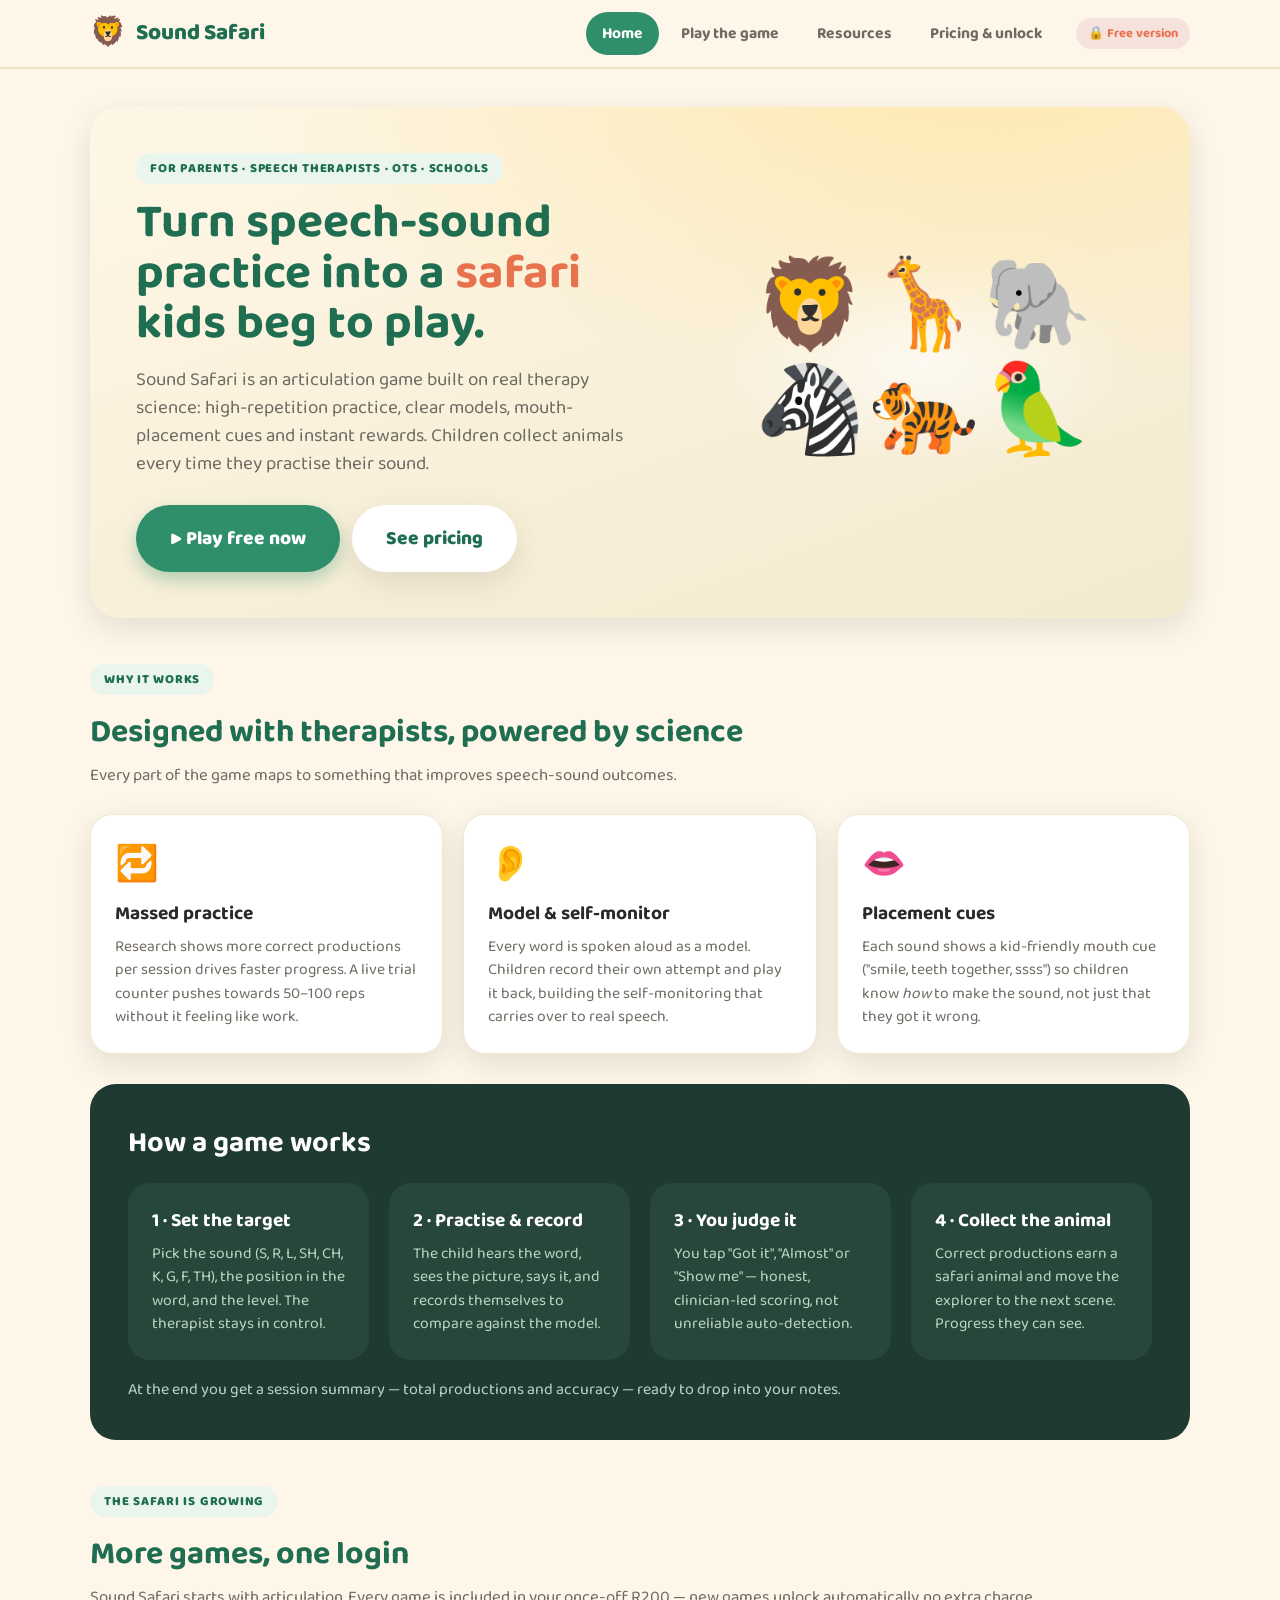
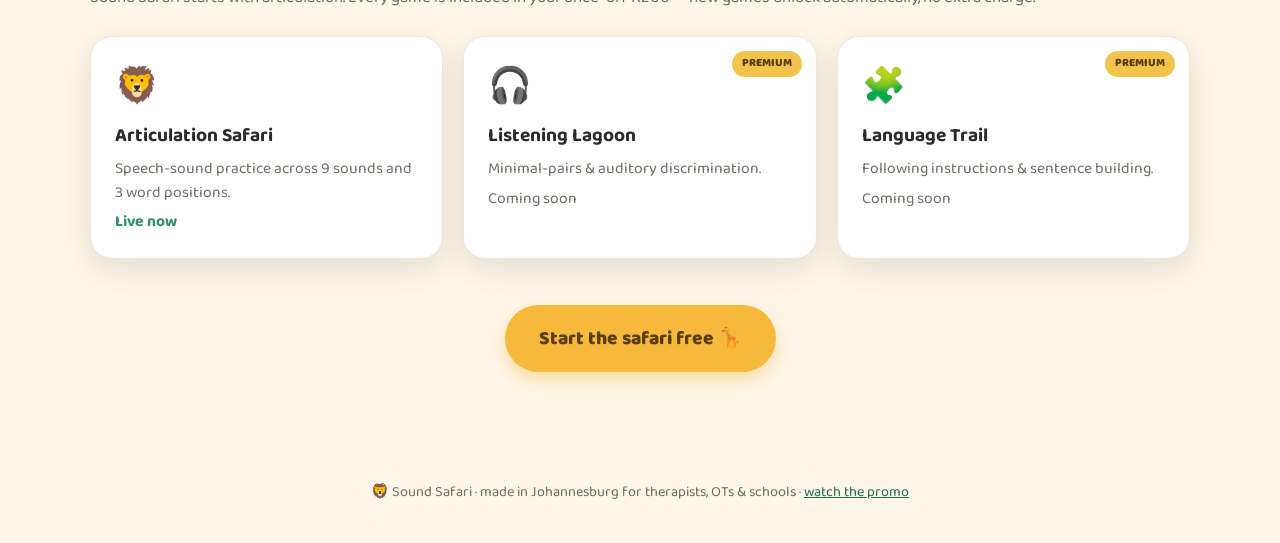
<file: index.html>
<!DOCTYPE html>
<html lang="en">
<head>
<meta charset="UTF-8" />
<meta name="viewport" content="width=device-width, initial-scale=1.0" />
<title>Sound Safari - speech-sound games for therapy &amp; classrooms</title>
<meta name="description" content="Evidence-based articulation games for parents, speech therapists, OTs and schools supporting children with learning disabilities. Play free, unlock the full safari for a once-off R200." />
<link rel="preconnect" href="https://fonts.googleapis.com" />
<link href="https://fonts.googleapis.com/css2?family=Baloo+2:wght@500;700;800&display=swap" rel="stylesheet" />
<link rel="stylesheet" href="styles.css" />
<link rel="icon" href="data:image/svg+xml,<svg xmlns='http://www.w3.org/2000/svg' viewBox='0 0 100 100'><text y='.9em' font-size='90'>🦁</text></svg>" />
</head>
<body>

<!-- ============ NAV ============ -->
<header class="nav" id="nav">
  <div class="wrap">
    <div class="brand"><span class="logo">🦁</span> Sound Safari</div>
    <button class="menu-toggle" onclick="document.getElementById('nav').classList.toggle('open')">☰ Menu</button>
    <nav>
      <button data-go="home" class="active">Home</button>
      <button data-go="game">Play the game</button>
      <button data-go="resources">Resources</button>
      <button data-go="pricing">Pricing &amp; unlock</button>
    </nav>
    <span class="lock-state locked" id="lockState">🔒 Free version</span>
  </div>
</header>

<!-- ============ HOME ============ -->
<section class="screen active" id="screen-home">
  <div class="wrap">
    <div class="hero">
      <div>
        <span class="eyebrow">For parents · speech therapists · OTs · schools</span>
        <h1>Turn speech-sound practice into a <span class="swing">safari</span> kids beg to play.</h1>
        <p class="lede">Sound Safari is an articulation game built on real therapy science: high-repetition practice, clear models, mouth-placement cues and instant rewards. Children collect animals every time they practise their sound.</p>
        <div class="cta-row">
          <button class="btn big" data-go="game">▶ Play free now</button>
          <button class="btn secondary big" data-go="pricing">See pricing</button>
        </div>
      </div>
      <div class="hero-art">
        <div class="row"><span class="float">🦁</span><span class="float">🦒</span><span class="float">🐘</span></div>
        <div class="row"><span class="float">🦓</span><span class="float">🐅</span><span class="float">🦜</span></div>
      </div>
    </div>

    <!-- value cards -->
    <div style="margin-top:46px">
      <span class="eyebrow">Why it works</span>
      <h2 class="section-title">Designed with therapists, powered by science</h2>
      <p class="section-sub">Every part of the game maps to something that improves speech-sound outcomes.</p>
      <div class="grid cards-3">
        <div class="card"><div class="ico">🔁</div><h3>Massed practice</h3><p>Research shows more correct productions per session drives faster progress. A live trial counter pushes towards 50–100 reps without it feeling like work.</p></div>
        <div class="card"><div class="ico">👂</div><h3>Model &amp; self-monitor</h3><p>Every word is spoken aloud as a model. Children record their own attempt and play it back, building the self-monitoring that carries over to real speech.</p></div>
        <div class="card"><div class="ico">👄</div><h3>Placement cues</h3><p>Each sound shows a kid-friendly mouth cue ("smile, teeth together, ssss") so children know <em>how</em> to make the sound, not just that they got it wrong.</p></div>
      </div>
    </div>

    <!-- game explainer -->
    <div class="science">
      <h2>How a game works</h2>
      <div class="grid">
        <div class="card"><h3>1 · Set the target</h3><p>Pick the sound (S, R, L, SH, CH, K, G, F, TH), the position in the word, and the level. The therapist stays in control.</p></div>
        <div class="card"><h3>2 · Practise &amp; record</h3><p>The child hears the word, sees the picture, says it, and records themselves to compare against the model.</p></div>
        <div class="card"><h3>3 · You judge it</h3><p>You tap "Got it", "Almost" or "Show me" — honest, clinician-led scoring, not unreliable auto-detection.</p></div>
        <div class="card"><h3>4 · Collect the animal</h3><p>Correct productions earn a safari animal and move the explorer to the next scene. Progress they can see.</p></div>
      </div>
      <p style="margin-top:18px;color:#bcd6c9">At the end you get a session summary — total productions and accuracy — ready to drop into your notes.</p>
    </div>

    <!-- games grid (roadmap) -->
    <div style="margin-top:46px">
      <span class="eyebrow">The safari is growing</span>
      <h2 class="section-title">More games, one login</h2>
      <p class="section-sub">Sound Safari starts with articulation. Every game is included in your once-off R200 — new games unlock automatically, no extra charge.</p>
      <div class="grid cards-3">
        <div class="card"><div class="ico">🦁</div><h3>Articulation Safari</h3><p>Speech-sound practice across 9 sounds and 3 word positions.</p><p style="margin-top:6px;color:var(--leaf)"><b>Live now</b></p></div>
        <div class="card pill-prem"><span class="prem-tag">PREMIUM</span><div class="ico">🎧</div><h3>Listening Lagoon</h3><p>Minimal-pairs &amp; auditory discrimination.</p><p style="margin-top:6px;color:var(--muted)">Coming soon</p></div>
        <div class="card pill-prem"><span class="prem-tag">PREMIUM</span><div class="ico">🧩</div><h3>Language Trail</h3><p>Following instructions &amp; sentence building.</p><p style="margin-top:6px;color:var(--muted)">Coming soon</p></div>
      </div>
    </div>

    <div style="text-align:center;margin-top:46px">
      <button class="btn big sun" data-go="game">Start the safari free 🦒</button>
    </div>
  </div>
</section>

<!-- ============ GAME ============ -->
<section class="screen" id="screen-game">
  <div class="wrap game-shell">
    <span class="eyebrow">Articulation Safari</span>
    <h2 class="section-title">Set up the round</h2>
    <p class="section-sub">Choose a target, then press start. Free version: S sound, word level. Unlock the rest on the pricing page.</p>

    <div class="card setup" id="setup">
      <div class="row">
        <label>1 · Which sound?</label>
        <div class="chip-row" id="soundChips"></div>
      </div>
      <div class="row">
        <label>2 · Where in the word?</label>
        <div class="chip-row" id="posChips"></div>
      </div>
      <div class="row">
        <label>3 · Level</label>
        <div class="chip-row" id="levelChips"></div>
      </div>
      <div class="row">
        <label>4 · How many words this round?</label>
        <div class="stepper">
          <button id="goalMinus">−</button><b id="goalVal">10</b><button id="goalPlus">+</button>
        </div>
        <span style="color:var(--muted);margin-left:10px">More reps = faster progress.</span>
      </div>
      <button class="btn big clay" id="startBtn">▶ Start safari</button>
    </div>

    <!-- play board (hidden until start) -->
    <div class="board" id="board" style="display:none">
      <div class="scene-label" id="sceneLabel">🌾 Savanna</div>
      <div class="trial-count" id="trialCount">0 / 10</div>

      <div class="word-card">
        <div class="word-emoji" id="wordEmoji">☀️</div>
        <div class="word-carrier" id="wordCarrier" style="display:none"></div>
        <div class="word-text" id="wordText">sun</div>
      </div>
      <div class="placement-tip" id="tip">👄 …</div>

      <div class="controls">
        <button class="round-btn" id="hearBtn"><span class="g">🔊</span>Hear it</button>
        <button class="round-btn rec" id="recBtn"><span class="g">🎤</span>Record me</button>
        <button class="round-btn" id="playBtn" disabled><span class="g">▶️</span>Play back</button>
      </div>

      <div class="judge">
        <button class="yes" id="judgeYes">⭐ Got it!</button>
        <button class="almost" id="judgeAlmost">↻ Almost</button>
        <button class="help" id="judgeHelp">↪ Skip</button>
      </div>

      <div class="progress-bar"><i id="progFill"></i></div>
      <div class="sticker-shelf" id="shelf"></div>
    </div>
  </div>
</section>

<!-- ============ RESOURCES ============ -->
<section class="screen" id="screen-resources">
  <div class="wrap">
    <span class="eyebrow">For grown-ups</span>
    <h2 class="section-title">Resources &amp; downloads</h2>
    <p class="section-sub">Printables and guides to use alongside the game, in the clinic, classroom or at home. Premium members get the full pack.</p>
    <div class="res-list" id="resList"></div>
  </div>
</section>

<!-- ============ PRICING ============ -->
<section class="screen" id="screen-pricing">
  <div class="wrap">
    <span class="eyebrow">Simple pricing</span>
    <h2 class="section-title">Free to try. Pay R200 once for the whole safari, forever.</h2>
    <p class="section-sub">One payment for parents, therapists, OTs and schools. No monthly fees, no renewals — every future game included.</p>

    <div class="grid price-grid">
      <div class="plan">
        <h3>Free</h3>
        <div class="price">R0</div>
        <ul>
          <li>S sound, word level</li>
          <li>Massed-practice counter</li>
          <li>Record &amp; play back</li>
          <li class="no">Other 8 sounds</li>
          <li class="no">Phrase &amp; sentence levels</li>
          <li class="no">Resource pack &amp; data summary</li>
        </ul>
        <button class="btn secondary" data-go="game">Keep playing free</button>
      </div>
      <div class="plan pro">
        <h3>Full Safari</h3>
        <div class="price">R200 <small>once-off</small></div>
        <ul>
          <li>Lifetime access — pay once</li>
          <li>All 9 speech sounds</li>
          <li>All 3 word positions</li>
          <li>Phrase &amp; sentence levels</li>
          <li>Every new game as it launches</li>
          <li>Full printable resource pack &amp; data summaries</li>
        </ul>
        <a class="btn sun" id="payBtn" href="#" target="_blank" rel="noopener">💬 Contact us to pay R200</a>
      </div>
    </div>

    <!-- how unlock works -->
    <div class="steps">
      <div class="step"><div class="n">1</div><p>Tap <b>Contact us to pay</b> — it opens a WhatsApp to us.</p></div>
      <div class="step"><div class="n">2</div><p>We arrange your once-off R200 payment (EFT or however suits you).</p></div>
      <div class="step"><div class="n">3</div><p>We send you a personal <b>unlock code</b>.</p></div>
      <div class="step"><div class="n">4</div><p>Paste it below — the full safari unlocks for good on that device.</p></div>
    </div>

    <div class="unlock-box">
      <h3>🔑 Got a code?</h3>
      <p>Enter your unlock code to open every sound, level and resource.</p>
      <div class="inp-row">
        <input id="codeInput" placeholder="SAFARI-XXXX" maxlength="14" />
        <button class="btn clay" id="unlockBtn">Unlock</button>
      </div>
      <div class="unlock-msg" id="unlockMsg"></div>
    </div>
  </div>
</section>

<!-- summary modal -->
<div class="modal-back" id="modalBack">
  <div class="modal">
    <div style="font-size:3rem">🏆</div>
    <h2>Safari complete!</h2>
    <p style="color:var(--muted)" id="modalSub">Great practising today.</p>
    <div class="stat-row">
      <div class="stat"><b id="statTotal">0</b><span>productions</span></div>
      <div class="stat"><b id="statHit">0</b><span>got it</span></div>
      <div class="stat"><b id="statAcc">0%</b><span>accuracy</span></div>
    </div>
    <div style="display:flex;gap:10px;justify-content:center">
      <button class="btn" id="againBtn">Play again</button>
      <button class="btn secondary" id="closeModal">Close</button>
    </div>
    <p id="dataNote" style="margin-top:14px;font-size:.85rem;color:var(--muted)"></p>
  </div>
</div>

<footer>
  <div class="wrap">
    🦁 Sound Safari · made in Johannesburg for therapists, OTs &amp; schools ·
    <a href="promo.html" target="_blank">watch the promo</a>
  </div>
</footer>

<script src="data.js"></script>
<script src="codes.js"></script>
<script src="app.js"></script>
</body>
</html>
</file>
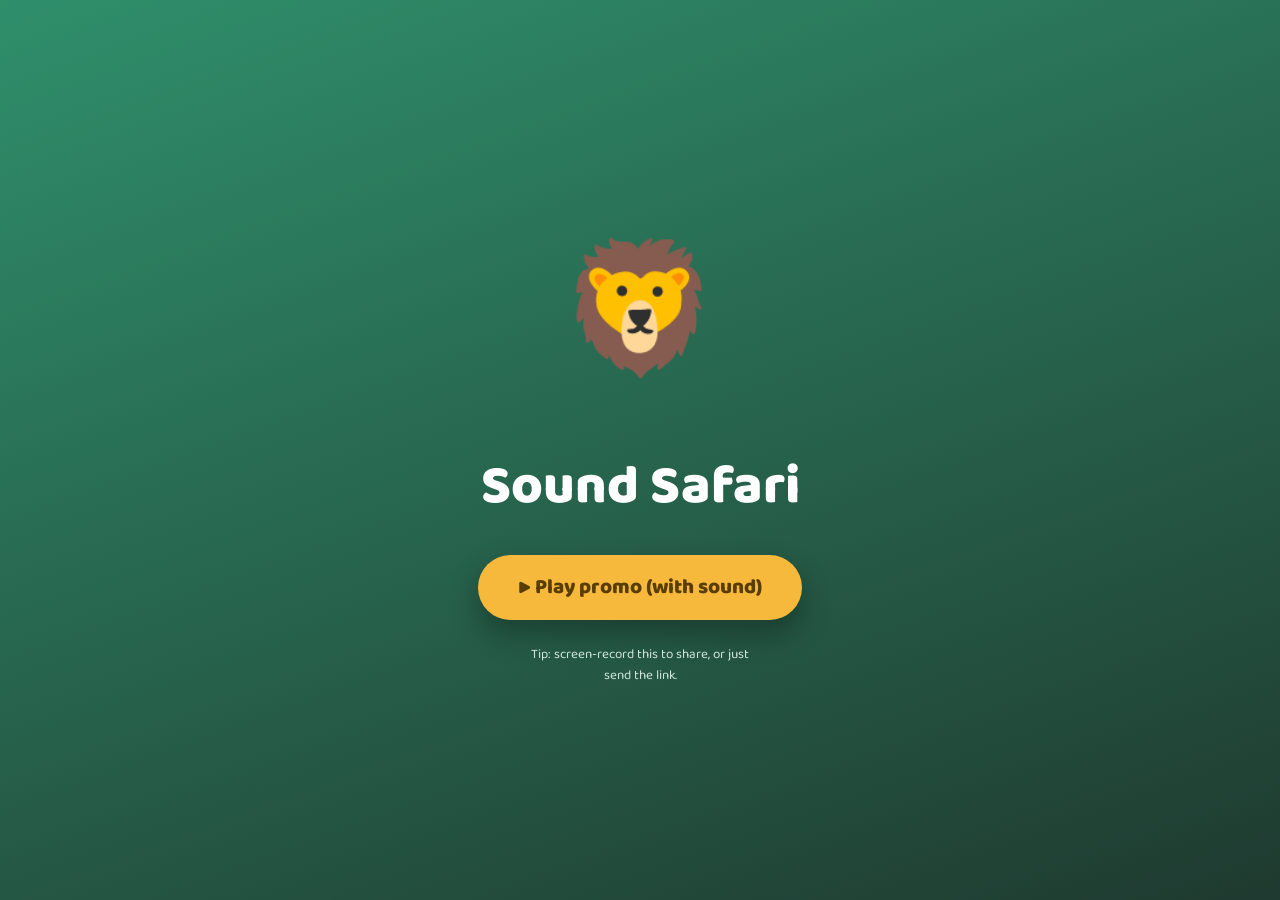
<file: promo.html>
<!DOCTYPE html>
<html lang="en">
<head>
<meta charset="UTF-8" />
<meta name="viewport" content="width=device-width, initial-scale=1.0" />
<title>Sound Safari - promo</title>
<link href="https://fonts.googleapis.com/css2?family=Baloo+2:wght@500;700;800&display=swap" rel="stylesheet" />
<style>
  * { margin:0; padding:0; box-sizing:border-box; }
  html,body { height:100%; font-family:"Baloo 2",system-ui,sans-serif; overflow:hidden; background:#1f3a30; }

  #stage {
    position:relative; width:100vw; height:100vh; display:grid; place-items:center;
    text-align:center; color:#fff; transition:background 1s ease; overflow:hidden;
    background:linear-gradient(160deg,#2f8f6b,#1f3a30);
  }

  /* ---------- ambient background ---------- */
  #sky { position:absolute; inset:0; z-index:0; pointer-events:none; overflow:hidden; }
  .sun { position:absolute; top:-90px; right:-90px; width:340px; height:340px; border-radius:50%;
    background:radial-gradient(circle at 50% 50%, #ffe7a8aa, #ffe7a800 70%); animation:pulse 7s ease-in-out infinite; }
  @keyframes pulse { 50%{ transform:scale(1.12); opacity:.85; } }
  .silhouette { position:absolute; bottom:-2vh; font-size:7rem; opacity:.16; filter:grayscale(1) brightness(0);
    animation:drift linear infinite; }
  @keyframes drift { from{ transform:translateX(-20vw); } to{ transform:translateX(120vw); } }
  .leaf { position:absolute; top:-40px; font-size:1.5rem; opacity:.5; animation:floaty linear infinite; }
  @keyframes floaty { to{ transform:translateY(112vh) rotate(420deg); } }

  /* ---------- slides ---------- */
  .slide {
    position:absolute; inset:0; z-index:2; display:grid; place-items:center; align-content:center; gap:20px;
    opacity:0; transform:scale(.97); transition:opacity .6s ease, transform .6s ease; padding:6vw;
    pointer-events:none;
  }
  .slide.on { opacity:1; transform:scale(1); }

  /* staggered reveal of each slide's children */
  .slide > * { opacity:0; transform:translateY(22px); transition:opacity .55s ease, transform .55s ease; }
  .slide.on > * { opacity:1; transform:none; }
  .slide.on > *:nth-child(1){ transition-delay:.10s; }
  .slide.on > *:nth-child(2){ transition-delay:.28s; }
  .slide.on > *:nth-child(3){ transition-delay:.46s; }
  .slide.on > *:nth-child(4){ transition-delay:.64s; }

  .kicker { font-size:clamp(.9rem,2.4vw,1.3rem); letter-spacing:.18em; text-transform:uppercase; color:#ffe7a8; font-weight:700; }
  h1 { font-size:clamp(2rem,7vw,4.6rem); line-height:1.05; font-weight:800; max-width:16ch; }
  h1 .y { color:#f6b93b; } h1 .c { color:#ffd2c2; }
  p.big { font-size:clamp(1.1rem,3.2vw,1.9rem); max-width:24ch; color:#eaf6ef; font-weight:500; }

  .emojis { font-size:clamp(3rem,12vw,7rem); display:flex; gap:.15em; }
  .emojis span { display:inline-block; animation:bob 2.6s ease-in-out infinite; }
  .emojis span:nth-child(2){animation-delay:.3s} .emojis span:nth-child(3){animation-delay:.6s}
  .emojis span:nth-child(4){animation-delay:.9s} .emojis span:nth-child(5){animation-delay:1.2s}
  @keyframes bob { 50%{transform:translateY(-16px) rotate(-5deg)} }

  .features { display:flex; gap:22px; flex-wrap:wrap; justify-content:center; max-width:900px; }
  .feat { background:#ffffff18; border:1px solid #ffffff30; border-radius:20px; padding:22px 26px; width:230px;
    backdrop-filter:blur(2px); }
  .feat .fi { font-size:2.6rem; } .feat b { display:block; font-size:1.2rem; margin:8px 0 4px; }
  .feat small { color:#cfe6da; font-size:.95rem; }

  .pricebadge { background:#f6b93b; color:#5a3d00; font-weight:800; font-size:clamp(1.4rem,5vw,2.6rem);
    padding:14px 34px; border-radius:999px; box-shadow:0 14px 30px rgba(0,0,0,.3); animation:pop .6s ease both; }
  @keyframes pop { 0%{ transform:scale(.6); } 60%{ transform:scale(1.08); } 100%{ transform:scale(1); } }

  .badge-row { display:flex; gap:10px; flex-wrap:wrap; justify-content:center; max-width:760px; }
  .pill { background:#ffffff20; border-radius:999px; padding:8px 18px; font-weight:700; font-size:clamp(.85rem,2.4vw,1.1rem); }

  /* ---------- animated demo loop ---------- */
  .demo { display:grid; place-items:center; gap:18px; }
  .word-demo { background:#fff; color:#2b2a28; border-radius:26px; padding:26px 44px; box-shadow:0 18px 40px rgba(0,0,0,.3);
    display:grid; place-items:center; gap:8px; min-width:min(80vw,360px); }
  .word-demo .we { font-size:clamp(4rem,14vw,7rem); }
  .word-demo .wt { font-size:clamp(1.8rem,6vw,3rem); font-weight:800; }
  .word-demo .wt b { color:#e8714e; }
  .mic { font-size:clamp(2.4rem,8vw,3.6rem); display:inline-grid; place-items:center; width:1.6em; height:1.6em;
    border-radius:50%; background:#e8714e22; }
  .mic.live { animation:miclive 1s ease-in-out infinite; background:#e8714e44; }
  @keyframes miclive { 50%{ transform:scale(1.18); box-shadow:0 0 0 14px #e8714e11; } }
  .loop-steps { display:flex; gap:10px; flex-wrap:wrap; justify-content:center; }
  .step { background:#ffffff20; border-radius:999px; padding:8px 16px; font-weight:700; font-size:clamp(.85rem,2.4vw,1.05rem);
    opacity:.45; transition:.3s; }
  .step.active { opacity:1; background:#f6b93b; color:#5a3d00; transform:translateY(-3px); }
  .reward { font-size:clamp(3rem,11vw,5.5rem); opacity:0; transform:scale(.4); transition:.4s; }
  .reward.show { opacity:1; transform:scale(1); animation:bob 2.6s ease-in-out infinite .4s; }

  /* ---------- final CTA ---------- */
  .url { display:inline-block; font-size:clamp(1.1rem,3.6vw,1.9rem); color:#5a3d00; font-weight:800;
    background:#f6b93b; padding:14px 32px; border-radius:999px; box-shadow:0 0 0 0 #f6b93b88; animation:glow 1.8s ease-in-out infinite; }
  @keyframes glow { 50%{ box-shadow:0 0 34px 6px #f6b93b66; } }

  /* ---------- start + controls ---------- */
  #start {
    position:absolute; inset:0; background:linear-gradient(160deg,#2f8f6b,#1f3a30); z-index:30;
    display:grid; place-items:center; align-content:center; gap:24px; text-align:center; color:#fff; cursor:pointer;
  }
  #start .logo { font-size:clamp(4rem,16vw,8rem); animation:bob 2.6s ease-in-out infinite; }
  #start h2 { font-size:clamp(1.8rem,6vw,3.4rem); font-weight:800; }
  #start .play { background:#f6b93b; color:#5a3d00; font-weight:800; font-size:1.3rem; padding:16px 40px; border-radius:999px;
    box-shadow:0 14px 30px rgba(0,0,0,.3); }
  #start small { color:#cfe6da; max-width:30ch; }
  #voiceSel { font-family:inherit; font-weight:700; font-size:1rem; padding:10px 16px; border-radius:999px;
    border:1px solid #ffffff40; background:#ffffff18; color:#fff; cursor:pointer; max-width:80vw; }
  #voiceSel option { color:#2b2a28; }
  #bar { position:absolute; bottom:0; left:0; height:6px; background:#f6b93b; width:0; z-index:25; }
  #replay { position:absolute; bottom:18px; right:20px; z-index:28; background:#ffffff25; color:#fff; border:none;
    padding:10px 18px; border-radius:999px; font-family:inherit; font-weight:700; cursor:pointer; display:none; }
  .confetti { position:absolute; top:-30px; font-size:1.6rem; z-index:20; animation:fall linear forwards; }
  @keyframes fall { to { transform:translateY(110vh) rotate(540deg); } }
</style>
</head>
<body>
<div id="stage">

  <!-- ambient background -->
  <div id="sky">
    <div class="sun"></div>
    <div class="silhouette" style="left:0; animation-duration:34s;">🐘</div>
    <div class="silhouette" style="left:0; font-size:5rem; animation-duration:26s; animation-delay:-12s;">🦒</div>
    <div class="silhouette" style="left:0; font-size:4rem; animation-duration:40s; animation-delay:-22s;">🦓</div>
  </div>

  <!-- SLIDES -->
  <div class="slide" data-bg="linear-gradient(160deg,#6cc3e0,#2f8f6b)">
    <div class="kicker">For parents · therapists · OTs · schools</div>
    <div class="emojis"><span>🦁</span><span>🦒</span><span>🐘</span><span>🦓</span><span>🦜</span></div>
    <h1>Speech-sound practice kids actually <span class="y">want</span> to do.</h1>
  </div>

  <div class="slide" data-bg="linear-gradient(160deg,#e8714e,#1f3a30)">
    <div class="kicker">The problem</div>
    <h1>Articulation drills get <span class="c">boring</span> fast.</h1>
    <p class="big">Repetition is what works, but it's the hardest thing to keep a child doing.</p>
  </div>

  <div class="slide" data-bg="linear-gradient(160deg,#f6b93b,#e8714e)">
    <div class="kicker">Meet Sound Safari</div>
    <div class="demo">
      <div class="word-demo">
        <div class="we">🐍</div>
        <div class="wt"><b>s</b>nake</div>
      </div>
      <div class="mic" id="demoMic">🎤</div>
      <div class="loop-steps">
        <span class="step" data-step="0">Hear it</span>
        <span class="step" data-step="1">Say it</span>
        <span class="step" data-step="2">Record it</span>
        <span class="step" data-step="3">Collect it</span>
      </div>
      <div class="reward" id="demoReward">🐍✨</div>
    </div>
  </div>

  <div class="slide" data-bg="linear-gradient(160deg,#2f8f6b,#1f3a30)">
    <div class="kicker">Built on the science</div>
    <div class="features">
      <div class="feat"><div class="fi">🔁</div><b>Massed practice</b><small>50–100 reps a session, gamified</small></div>
      <div class="feat"><div class="fi">👄</div><b>Placement cues</b><small>kid-friendly "how to" for every sound</small></div>
      <div class="feat"><div class="fi">📊</div><b>Session data</b><small>productions &amp; accuracy for your notes</small></div>
    </div>
  </div>

  <div class="slide" data-bg="linear-gradient(160deg,#6cc3e0,#2f8f6b)">
    <div class="kicker">One safari, every sound</div>
    <h1>9 sounds · 3 positions · word to sentence</h1>
    <div class="badge-row">
      <span class="pill">S</span><span class="pill">R</span><span class="pill">L</span><span class="pill">SH</span>
      <span class="pill">CH</span><span class="pill">K</span><span class="pill">G</span><span class="pill">F</span><span class="pill">TH</span>
    </div>
  </div>

  <div class="slide" data-bg="linear-gradient(160deg,#2f8f6b,#1f3a30)">
    <div class="kicker">Simple pricing</div>
    <h1>Play <span class="y">free</span>. Unlock everything for</h1>
    <div class="pricebadge">R200 once-off</div>
    <p class="big">Pay once, yours forever. For parents, therapists, OTs and schools.</p>
  </div>

  <div class="slide" data-bg="linear-gradient(160deg,#f6b93b,#e8714e)">
    <div class="emojis"><span>🦁</span></div>
    <h1>Start the safari today.</h1>
    <div class="url">soundsafarisa.netlify.app</div>
    <p class="big">Speech sounds, made irresistible.</p>
  </div>

  <!-- start overlay -->
  <div id="start">
    <div class="logo">🦁</div>
    <h2>Sound Safari</h2>
    <div class="play">▶ Play promo (with sound)</div>
    <small>Tip: screen-record this to share, or just send the link.</small>
  </div>
  <button id="replay">↻ Replay</button>
  <div id="bar"></div>
</div>

<script>
const stage   = document.getElementById("stage");
const slides  = [...document.querySelectorAll(".slide")];
const bar     = document.getElementById("bar");
const startEl = document.getElementById("start");
const replay  = document.getElementById("replay");

// per-slide fallback time (ms) - used when no voice is selected.
const DUR = [4200, 5600, 6200, 5600, 4800, 5600, 5200];

// narrator lines per slide
const narration = [
  "Speech sound practice kids actually want to do.",
  "Articulation drills get boring fast. Repetition is what works, but it's the hardest thing to keep a child doing.",
  "Meet Sound Safari. Hear it, say it, record it, and collect the animal.",
  "Built on the science. Massed practice, placement cues, and session data for your notes.",
  "One safari, every sound. Nine sounds, three positions, from single words to sentences.",
  "Play free. Unlock everything for a once-off two hundred rand. Pay once, it's yours forever.",
  "Start the safari today. Speech sounds, made irresistible."
];
const MIN = 3200;   // min ms a slide stays up when speaking
const MAX = 9500;   // safety cap

let timers = [];

// Pre-recorded narration (Moira voice). One clip per slide; plays as embedded
// audio so it sounds the same human voice on every device and browser.
const audioClips = slides.map((_, i) => { const a = new Audio(`audio/narration-${i}.m4a`); a.preload = "auto"; return a; });

// ---- gentle sound effects (WebAudio) ----
let actx = null;
function audio(){ if(!actx){ try{ actx = new (window.AudioContext||window.webkitAudioContext)(); }catch(e){} } return actx; }
function chime(freq=523, dur=0.5, type="sine", gain=0.18){
  const a = audio(); if(!a) return;
  const o = a.createOscillator(), g = a.createGain();
  o.type = type; o.frequency.value = freq;
  o.connect(g); g.connect(a.destination);
  const t = a.currentTime;
  g.gain.setValueAtTime(0, t);
  g.gain.linearRampToValueAtTime(gain, t+0.03);
  g.gain.exponentialRampToValueAtTime(0.0001, t+dur);
  o.start(t); o.stop(t+dur);
}
// soft two-note marimba on each slide
function slideCue(){ chime(392,0.45,"triangle",0.12); setTimeout(()=>chime(523,0.5,"triangle",0.12),120); }
function popCue(){ chime(784,0.35,"sine",0.16); }
function winCue(){ [523,659,784,1047].forEach((f,i)=> setTimeout(()=>chime(f,0.6,"sine",0.16), i*110)); }

function clearTimers(){ timers.forEach(t=>clearTimeout(t)); timers=[]; audioClips.forEach(a=>{ try{ a.pause(); a.currentTime=0; }catch(e){} }); }

// drifting leaves
function spawnLeaves(){
  const sky = document.getElementById("sky");
  const kinds = ["🍃","🌿","🍂"];
  for (let i=0;i<10;i++){
    const l = document.createElement("div"); l.className = "leaf";
    l.textContent = kinds[i%kinds.length];
    l.style.left = (i*11%100)+"vw";
    l.style.animationDuration = (9 + (i%5)*2) + "s";
    l.style.animationDelay = (-(i*1.7)) + "s";
    sky.appendChild(l);
  }
}

// the animated hear/say/record/collect loop on slide 3
let demoTimers = [];
function playDemo(){
  demoTimers.forEach(t=>clearTimeout(t)); demoTimers=[];
  const steps  = [...document.querySelectorAll(".step")];
  const mic    = document.getElementById("demoMic");
  const reward = document.getElementById("demoReward");
  if (!steps.length) return;
  steps.forEach(s=>s.classList.remove("active"));
  mic.classList.remove("live"); reward.classList.remove("show");
  const seq = [600,1500,2400,3300];
  steps.forEach((s,i)=> demoTimers.push(setTimeout(()=>{
    steps.forEach(x=>x.classList.remove("active")); s.classList.add("active");
    if (i===2) mic.classList.add("live");
    if (i===3){ mic.classList.remove("live"); reward.classList.add("show"); popCue(); }
  }, seq[i])));
}

function advance(i){
  if (i >= slides.length){ replay.style.display="block"; return; }
  slides.forEach(s=>s.classList.remove("on"));
  const s = slides[i]; s.classList.add("on");
  if (s.dataset.bg) stage.style.background = s.dataset.bg;
  bar.style.transition = "width .5s ease"; bar.style.width = ((i+1)/slides.length*100)+"%";

  if (i === slides.length-1) winCue();
  if (i === 2) playDemo();
  if (i === slides.length-1) burst();

  const next = ()=> advance(i+1);

  // play the recorded line; advance when it finishes (a short gap after)
  const clip = audioClips[i];
  let advanced = false;
  const go = ()=>{ if (advanced) return; advanced = true; timers.push(setTimeout(next, 450)); };
  clip.currentTime = 0;
  clip.onended = go;
  const safety = setTimeout(go, MAX);                     // safety if 'ended' never fires
  timers.push(safety);
  const p = clip.play();
  if (p && p.catch) p.catch(()=>{                         // audio blocked: use a timed fallback instead
    clearTimeout(safety); clip.onended = null;
    if (!advanced){ advanced = true; timers.push(setTimeout(next, DUR[i] || 5200)); }
  });
}

function run(){
  clearTimers();
  bar.style.transition = "none"; bar.style.width = "0";
  replay.style.display = "none";
  if (actx && actx.state === "suspended") actx.resume();
  requestAnimationFrame(()=> advance(0));
}

function burst(){
  const bits = ["🦁","🦒","🐘","⭐","🎉","🦓","🍃","🌟"];
  for(let i=0;i<28;i++){
    const c=document.createElement("div"); c.className="confetti";
    c.textContent=bits[i%bits.length];
    c.style.left=(i*97%100)+"vw";
    c.style.animationDuration=(2.4+ (i%5)*0.3)+"s";
    c.style.animationDelay=((i%6)*0.12)+"s";
    stage.appendChild(c);
    setTimeout(()=>c.remove(),4000);
  }
}

spawnLeaves();
startEl.addEventListener("click", ()=>{ audio(); if(actx&&actx.state==="suspended") actx.resume(); startEl.style.display="none"; run(); });
replay.addEventListener("click", run);
</script>
</body>
</html>
</file>
<file: styles.css>
/* ============================================================
   Sound Safari - styles
   ============================================================ */
:root {
  --sand: #fdf6e9;
  --leaf: #2f8f6b;
  --leaf-dark: #1f6e51;
  --sun: #f6b93b;
  --sky: #6cc3e0;
  --clay: #e8714e;
  --ink: #2b2a28;
  --muted: #6f6a62;
  --card: #ffffff;
  --gold: #f3c44b;
  --shadow: 0 10px 30px rgba(47, 60, 40, .12);
  --radius: 22px;
  --font: "Baloo 2", "Comic Sans MS", "Segoe UI", system-ui, sans-serif;
}

* { box-sizing: border-box; margin: 0; padding: 0; }

body {
  font-family: var(--font);
  color: var(--ink);
  background: var(--sand);
  line-height: 1.5;
  -webkit-font-smoothing: antialiased;
}

img, svg { max-width: 100%; }
button { font-family: inherit; cursor: pointer; border: none; }
a { color: var(--leaf-dark); }

.wrap { width: min(1100px, 92vw); margin: 0 auto; }

/* ---------- Top nav ---------- */
header.nav {
  position: sticky; top: 0; z-index: 50;
  background: rgba(253, 246, 233, .92);
  backdrop-filter: blur(8px);
  border-bottom: 2px solid #efe2c6;
}
.nav .wrap { display: flex; align-items: center; gap: 18px; padding: 12px 0; }
.brand { display: flex; align-items: center; gap: 10px; font-weight: 800; font-size: 1.4rem; color: var(--leaf-dark); }
.brand .logo { font-size: 1.8rem; }
.nav nav { margin-left: auto; display: flex; gap: 6px; flex-wrap: wrap; }
.nav nav button {
  background: transparent; padding: 9px 16px; border-radius: 999px;
  font-weight: 700; color: var(--muted); font-size: .98rem;
}
.nav nav button:hover { background: #f1e7cf; color: var(--ink); }
.nav nav button.active { background: var(--leaf); color: #fff; }
.nav .lock-state { font-size: .8rem; font-weight: 700; padding: 6px 12px; border-radius: 999px; }
.lock-state.locked { background: #f6e2dc; color: var(--clay); }
.lock-state.unlocked { background: #d8f0e3; color: var(--leaf-dark); }

/* ---------- Screens ---------- */
.screen { display: none; padding: 38px 0 70px; }
.screen.active { display: block; animation: fade .35s ease; }
@keyframes fade { from { opacity: 0; transform: translateY(8px); } to { opacity: 1; transform: none; } }

/* ---------- Hero ---------- */
.hero {
  background:
    radial-gradient(120% 120% at 80% -10%, #ffe9b0 0%, transparent 55%),
    linear-gradient(160deg, #fff7e6, #f4ead0);
  border-radius: 30px; padding: 46px; box-shadow: var(--shadow);
  display: grid; grid-template-columns: 1.1fr .9fr; gap: 30px; align-items: center;
  position: relative; overflow: hidden;
}
.hero h1 { font-size: 3rem; line-height: 1.05; color: var(--leaf-dark); }
.hero h1 .swing { color: var(--clay); }
.hero p.lede { font-size: 1.18rem; color: var(--muted); margin: 16px 0 26px; max-width: 46ch; }
.hero .cta-row { display: flex; gap: 12px; flex-wrap: wrap; }
.hero-art {
  font-size: 5.5rem; text-align: center; line-height: 1.2;
  background: radial-gradient(closest-side, #ffffffaa, transparent);
  border-radius: 50%;
}
.hero-art .row { display: flex; justify-content: center; gap: 4px; }
.float { display: inline-block; animation: bob 3.5s ease-in-out infinite; }
.float:nth-child(2){ animation-delay: .4s } .float:nth-child(3){ animation-delay: .8s }
@keyframes bob { 50% { transform: translateY(-12px) rotate(-4deg); } }

.btn {
  display: inline-flex; align-items: center; gap: 9px;
  padding: 15px 26px; border-radius: 999px; font-weight: 800; font-size: 1.05rem;
  background: var(--leaf); color: #fff; box-shadow: 0 8px 18px rgba(47,143,107,.35);
  transition: transform .12s ease, box-shadow .12s ease;
}
.btn:hover { transform: translateY(-2px); }
.btn:active { transform: translateY(0); }
.btn.secondary { background: #fff; color: var(--leaf-dark); box-shadow: var(--shadow); }
.btn.sun { background: var(--sun); color: #5a3d00; box-shadow: 0 8px 18px rgba(246,185,59,.4); }
.btn.clay { background: var(--clay); box-shadow: 0 8px 18px rgba(232,113,78,.4); }
.btn.big { padding: 18px 34px; font-size: 1.2rem; }
.btn:disabled { opacity: .5; cursor: not-allowed; transform: none; }

/* ---------- Section helpers ---------- */
.section-title { font-size: 2rem; color: var(--leaf-dark); margin-bottom: 6px; }
.section-sub { color: var(--muted); margin-bottom: 26px; font-size: 1.05rem; }
.eyebrow { display: inline-block; background: #eaf5ee; color: var(--leaf-dark);
  font-weight: 800; font-size: .8rem; letter-spacing: .06em; text-transform: uppercase;
  padding: 6px 14px; border-radius: 999px; margin-bottom: 14px; }

.grid { display: grid; gap: 20px; }
.cards-3 { grid-template-columns: repeat(3, 1fr); }
.cards-2 { grid-template-columns: repeat(2, 1fr); }

.card {
  background: var(--card); border-radius: var(--radius); padding: 24px;
  box-shadow: var(--shadow); border: 1px solid #f1e8d4;
}
.card .ico { font-size: 2.2rem; margin-bottom: 8px; }
.card h3 { font-size: 1.2rem; margin-bottom: 6px; color: var(--ink); }
.card p { color: var(--muted); font-size: .98rem; }
.card.pill-prem { position: relative; }
.prem-tag { position: absolute; top: 14px; right: 14px; background: var(--gold);
  color: #5a3d00; font-weight: 800; font-size: .72rem; padding: 4px 10px; border-radius: 999px; }

/* science strip */
.science { background: #1f3a30; color: #eaf6ef; border-radius: 26px; padding: 38px; margin-top: 30px; }
.science h2 { color: #fff; font-size: 1.8rem; margin-bottom: 18px; }
.science .grid { grid-template-columns: repeat(4, 1fr); }
.science .card { background: #28473b; border: none; color: #d9ece2; box-shadow: none; }
.science .card h3 { color: #fff; } .science .card p { color: #bcd6c9; }

/* ---------- GAME ---------- */
.game-shell { max-width: 760px; margin: 0 auto; }
.setup .row { margin-bottom: 18px; }
.setup label { display: block; font-weight: 800; margin-bottom: 8px; color: var(--leaf-dark); }
.chip-row { display: flex; gap: 10px; flex-wrap: wrap; }
.chip {
  padding: 11px 18px; border-radius: 14px; background: #fff; border: 2px solid #eadfc6;
  font-weight: 700; color: var(--ink); position: relative;
}
.chip.on { background: var(--leaf); color: #fff; border-color: var(--leaf); }
.chip.locked { opacity: .55; }
.chip .mini-lock { font-size: .75rem; margin-left: 5px; }

.field { padding: 11px 16px; border-radius: 14px; border: 2px solid #eadfc6; font-size: 1rem; font-family: inherit; }
.stepper { display: inline-flex; align-items: center; gap: 14px; background: #fff; border: 2px solid #eadfc6; border-radius: 14px; padding: 6px 12px; }
.stepper button { width: 34px; height: 34px; border-radius: 10px; background: #f1e7cf; font-size: 1.3rem; font-weight: 800; color: var(--leaf-dark); }
.stepper b { min-width: 26px; text-align: center; font-size: 1.2rem; }

/* play board */
.board {
  background: var(--scene-sky, #ffe7a8);
  border-radius: 28px; padding: 30px; box-shadow: var(--shadow); text-align: center;
  transition: background .6s ease; position: relative; overflow: hidden; min-height: 440px;
}
.scene-label { position: absolute; top: 16px; left: 20px; background: #ffffffcc; padding: 6px 14px;
  border-radius: 999px; font-weight: 800; color: var(--leaf-dark); }
.trial-count { position: absolute; top: 16px; right: 20px; background: #ffffffcc; padding: 6px 14px;
  border-radius: 999px; font-weight: 800; color: var(--clay); }
.word-card {
  background: #fff; border-radius: 24px; padding: 26px 30px; margin: 54px auto 18px; max-width: 360px;
  box-shadow: 0 12px 24px rgba(0,0,0,.12);
}
.word-emoji { font-size: 6rem; line-height: 1; }
.word-text { font-size: 2.6rem; font-weight: 800; margin-top: 6px; letter-spacing: .5px; }
.word-text .hl { color: var(--clay); }
.word-carrier { font-size: 1.5rem; color: var(--muted); font-weight: 700; }
.placement-tip { color: var(--leaf-dark); font-weight: 700; background: #eaf5ee; display: inline-block;
  padding: 8px 16px; border-radius: 999px; margin: 6px 0 14px; font-size: .95rem; }

.controls { display: flex; gap: 12px; justify-content: center; flex-wrap: wrap; margin-top: 6px; }
.round-btn {
  display: flex; flex-direction: column; align-items: center; gap: 4px;
  background: #fff; border-radius: 18px; padding: 12px 18px; min-width: 92px;
  font-weight: 800; color: var(--ink); box-shadow: 0 6px 14px rgba(0,0,0,.12); font-size: .85rem;
}
.round-btn .g { font-size: 1.7rem; }
.round-btn.rec.recording { background: var(--clay); color: #fff; animation: pulse 1s infinite; }
@keyframes pulse { 50% { box-shadow: 0 0 0 10px rgba(232,113,78,.25); } }

.judge { display: flex; gap: 14px; justify-content: center; margin-top: 18px; }
.judge button { font-size: 1.05rem; padding: 14px 26px; border-radius: 16px; font-weight: 800; }
.judge .yes { background: var(--leaf); color: #fff; }
.judge .almost { background: var(--sun); color: #5a3d00; }
.judge .help { background: #fff; color: var(--muted); box-shadow: var(--shadow); }

.sticker-shelf { display: flex; gap: 6px; flex-wrap: wrap; justify-content: center; margin-top: 16px;
  min-height: 40px; }
.sticker-shelf .s { font-size: 1.8rem; animation: pop .4s ease; }
@keyframes pop { from { transform: scale(0) rotate(-30deg); } to { transform: scale(1); } }

.progress-bar { height: 14px; background: #ffffff88; border-radius: 999px; overflow: hidden; margin: 18px auto 0; max-width: 360px; }
.progress-bar > i { display: block; height: 100%; background: var(--leaf); width: 0; transition: width .4s ease; }

/* summary modal */
.modal-back { position: fixed; inset: 0; background: rgba(20,30,25,.55); display: none;
  align-items: center; justify-content: center; z-index: 100; padding: 20px; }
.modal-back.show { display: flex; }
.modal { background: #fff; border-radius: 26px; padding: 34px; max-width: 460px; width: 100%;
  text-align: center; box-shadow: var(--shadow); animation: fade .3s ease; }
.modal h2 { color: var(--leaf-dark); font-size: 1.8rem; }
.stat-row { display: flex; justify-content: space-around; margin: 22px 0; }
.stat { background: var(--sand); border-radius: 16px; padding: 16px 10px; flex: 1; margin: 0 5px; }
.stat b { display: block; font-size: 2rem; color: var(--clay); }
.stat span { font-size: .85rem; color: var(--muted); font-weight: 700; }

/* confetti */
.confetti { position: fixed; top: -10px; font-size: 1.4rem; z-index: 120; pointer-events: none; animation: fall 2.6s linear forwards; }
@keyframes fall { to { transform: translateY(105vh) rotate(540deg); opacity: .9; } }

/* ---------- Resources ---------- */
.res-list { display: grid; gap: 14px; }
.res-item { display: flex; align-items: center; gap: 16px; background: #fff; border-radius: 18px;
  padding: 18px 22px; box-shadow: var(--shadow); border: 1px solid #f1e8d4; }
.res-item .ri { font-size: 2rem; }
.res-item .meta { flex: 1; } .res-item .meta b { font-size: 1.08rem; } .res-item .meta p { color: var(--muted); font-size: .92rem; }

/* ---------- Pricing / unlock ---------- */
.price-grid { grid-template-columns: 1fr 1fr; gap: 24px; max-width: 820px; margin: 0 auto; }
.plan { background: #fff; border-radius: 24px; padding: 30px; box-shadow: var(--shadow); border: 2px solid #f1e8d4; }
.plan.pro { border-color: var(--gold); position: relative; }
.plan.pro::before { content: "Most popular"; position: absolute; top: -13px; left: 50%; transform: translateX(-50%);
  background: var(--gold); color: #5a3d00; font-weight: 800; font-size: .78rem; padding: 5px 16px; border-radius: 999px; }
.plan h3 { font-size: 1.4rem; color: var(--leaf-dark); }
.plan .price { font-size: 2.6rem; font-weight: 800; margin: 8px 0; }
.plan .price small { font-size: 1rem; color: var(--muted); font-weight: 600; }
.plan ul { list-style: none; margin: 16px 0 22px; }
.plan li { padding: 7px 0 7px 28px; position: relative; color: var(--ink); }
.plan li::before { content: "✓"; position: absolute; left: 0; color: var(--leaf); font-weight: 800; }
.plan li.no { color: var(--muted); } .plan li.no::before { content: "·"; color: var(--muted); }

.unlock-box { max-width: 480px; margin: 30px auto 0; background: #1f3a30; color: #eaf6ef;
  border-radius: 24px; padding: 30px; text-align: center; }
.unlock-box h3 { color: #fff; font-size: 1.4rem; margin-bottom: 6px; }
.unlock-box p { color: #bcd6c9; margin-bottom: 16px; }
.unlock-box .inp-row { display: flex; gap: 10px; }
.unlock-box input { flex: 1; padding: 14px 16px; border-radius: 14px; border: none; font-size: 1.05rem;
  font-family: inherit; text-transform: uppercase; letter-spacing: 1px; }
.unlock-msg { margin-top: 14px; font-weight: 700; min-height: 22px; }
.unlock-msg.ok { color: #8ff0bf; } .unlock-msg.bad { color: #ffb3a0; }

.steps { display: grid; grid-template-columns: repeat(4,1fr); gap: 14px; margin: 26px 0; }
.step { text-align: center; }
.step .n { width: 40px; height: 40px; border-radius: 50%; background: var(--leaf); color: #fff;
  font-weight: 800; display: grid; place-items: center; margin: 0 auto 8px; font-size: 1.1rem; }
.step p { font-size: .9rem; color: var(--muted); }

/* footer */
footer { text-align: center; padding: 40px 0; color: var(--muted); font-size: .9rem; }

/* ---------- responsive ---------- */
@media (max-width: 860px) {
  .hero { grid-template-columns: 1fr; text-align: center; padding: 32px; }
  .hero .cta-row { justify-content: center; }
  .hero h1 { font-size: 2.3rem; }
  .cards-3, .science .grid { grid-template-columns: 1fr; }
  .cards-2, .price-grid { grid-template-columns: 1fr; }
  .steps { grid-template-columns: repeat(2,1fr); }
  .nav nav { display: none; }
  .nav .menu-toggle { display: inline-flex; }
}
.menu-toggle { display: none; margin-left: auto; background: var(--leaf); color: #fff;
  border-radius: 12px; padding: 8px 14px; font-weight: 800; }
@media (max-width: 860px) {
  .nav.open nav { display: flex; position: absolute; top: 100%; right: 4vw; flex-direction: column;
    background: #fff; padding: 12px; border-radius: 16px; box-shadow: var(--shadow); }
}
</file>
